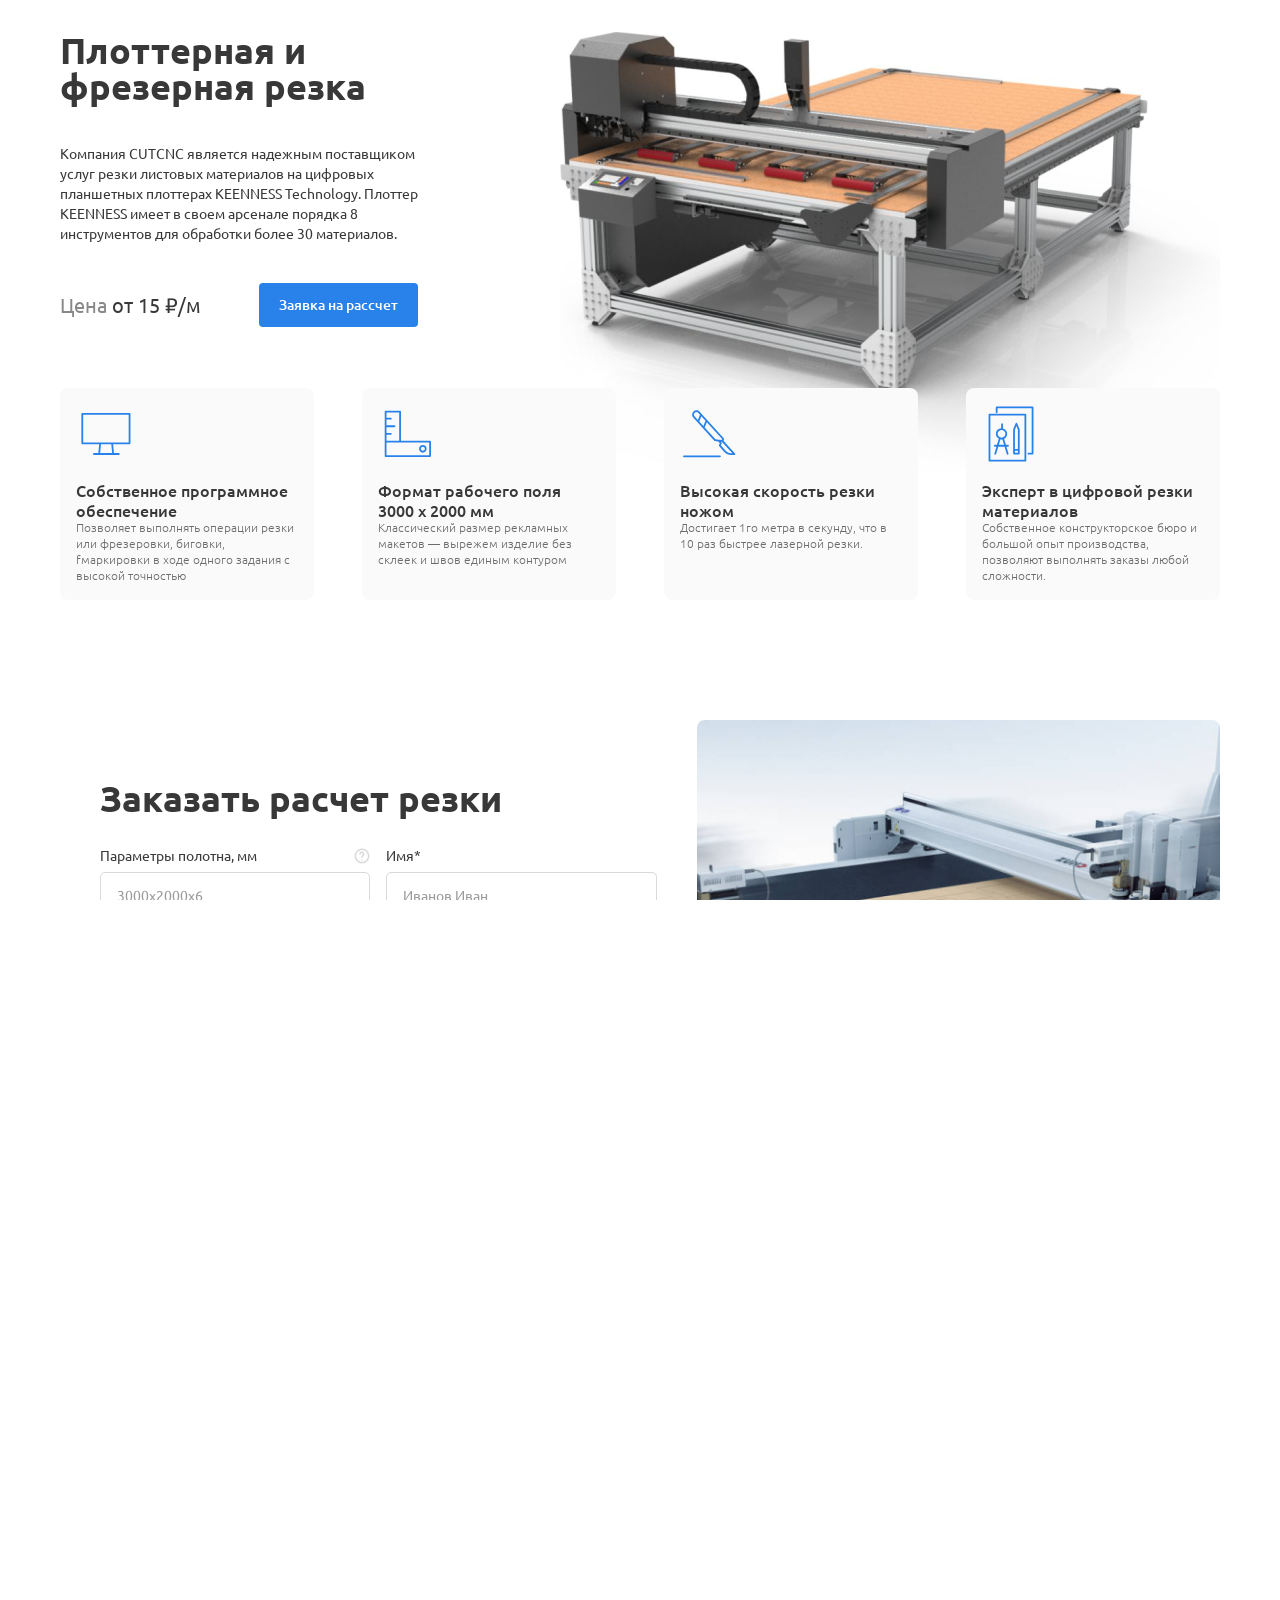
<file: index.html>
<!DOCTYPE html>
<html lang="en">

<head>
    <meta charset="UTF-8">
    <meta name="viewport" content="width=device-width, initial-scale=1.0">
    <link rel="stylesheet" href="./css/reset.css">
    <link rel="stylesheet" href="./css/style.css">
    <link rel="stylesheet" href="./css/media.css">
    <link rel="stylesheet" href="./css/magnific-popup.css">
    <meta name="robots" content="noindex">
    <title>Document</title>
</head>

<body>
    <div class="wrapper">
        <div class="container">
            <main class="main">
                <section class="namePage">
                    <div class="namePage__body">
                        <div class="namePage__row">
                            <div class="namePage__desc">
                                <div class="namePage__title">
                                    <h1>Плоттерная и фрезерная резка</h1>
                                </div>
                                <div class="namePage__desc">
                                    <p>Компания CUTCNC является надежным поставщиком услуг резки листовых материалов на
                                        цифровых планшетных плоттерах KEENNESS Technology. Плоттер KEENNESS имеет в
                                        своем арсенале порядка 8 инструментов для обработки более 30 материалов.</p>
                                </div>
                                <div class="namePage__prices">
                                    <div class="namePage__prices__body">
                                        <div class="namePage__prices__row">
                                            <div class="namePage__price">
                                                <span>Цена</span>
                                                <span>от 15 ₽/м</span>
                                            </div>
                                            <div class="namePage__request">
                                                <a href="#">Заявка на рассчет</a>
                                            </div>
                                        </div>
                                    </div>
                                </div>
                            </div>
                            <div class="namePage__image">
                                <img src="./image/machine.png" alt="">
                            </div>
                        </div>
                    </div>
                </section>
                <div class="advantages">
                    <div class="advantages__body">
                        <div class="advantages__row">
                            <div class="advantages__col">
                                <div class="advantages__col__row">
                                    <div class="advantages__col__img">
                                        <img src="./image/advantages/1.svg" alt="">
                                    </div>
                                    <div class="advantages__col__box">
                                        <div class="advantages__col__title">
                                            <h2>Собственное программное обеспечение</h2>
                                        </div>
                                        <div class="advantages__col__desc">
                                            <p>Позволяет выполнять операции резки или фрезеровки, биговки,
                                                fмаркировки в ходе одного задания с высокой
                                                точностью</p>
                                        </div>
                                    </div>
                                </div>
                            </div>
                            <div class="advantages__col">
                                <div class="advantages__col__row">
                                    <div class="advantages__col__img">
                                        <img src="./image/advantages/3.svg" alt="">
                                    </div>
                                    <div class="advantages__col__box">
                                        <div class="advantages__col__title">
                                            <h2>Формат рабочего поля
                                                3000 х 2000 мм</h2>
                                        </div>
                                        <div class="advantages__col__desc">
                                            <p>Классический размер рекламных макетов
                                                — вырежем изделие без склеек и швов единым контуром</p>
                                        </div>
                                    </div>
                                </div>
                            </div>
                            <div class="advantages__col">
                                <div class="advantages__col__row">
                                    <div class="advantages__col__img">
                                        <img src="./image/advantages/2.svg" alt="">
                                    </div>
                                    <div class="advantages__col__box">

                                        <div class="advantages__col__title">
                                            <h2>Высокая скорость
                                                резки ножом</h2>
                                        </div>
                                        <div class="advantages__col__desc">
                                            <p>Достигает 1го метра в секунду, что в 10 раз быстрее лазерной резки.</p>
                                        </div>
                                    </div>
                                </div>
                            </div>
                            <div class="advantages__col">
                                <div class="advantages__col__row">
                                    <div class="advantages__col__img">
                                        <img src="./image/advantages/4.svg" alt="">
                                    </div>
                                    <div class="advantages__col__box">

                                        <div class="advantages__col__title">
                                            <h2>Эксперт в цифровой
                                                резки материалов</h2>
                                        </div>
                                        <div class="advantages__col__desc">
                                            <p>Собственное конструкторское бюро и большой опыт производства, позволяют
                                                выполнять заказы любой сложности.</p>
                                        </div>
                                    </div>
                                </div>
                            </div>
                        </div>
                    </div>
                </div>
                <section class="form">
                    <div class="form__body">
                        <div class="form__row">
                            <form class="shape" id="add-form" action="#" enctype="multipart/form-data">
                                <div class="shape__body">
                                    <div class="shape__title">
                                        <h2>Заказать расчет резки</h2>
                                    </div>
                                    <div class="shape__row">
                                        <div class="shape__col__left">
                                            <div class="shape__col__box">
                                                <div class="shape__label__item">
                                                    <label for="parameter">Параметры полотна, мм</label>
                                                    <span class="shape__quest"><img src="./image/quest.svg" alt=""></span>
                                                    <div class="shape__survey"> <p>
                                                        Чтобы добавить опрос, 
                                                        удалите текст
                                                    </p> </div>
                                                </div>
                                                <input type="text" id="parameter" name="parameter"
                                                    placeholder="3000х2000х6">
                                            </div>
                                            <div class="shape__col__box">
                                                <div class="shape__label__item">
                                                    <label for="material">Материал полотна</label>
                                                    <span class="shape__quest"><img src="./image/quest.svg" alt=""></span>
                                                    <div class="shape__survey"> <p>
                                                        Чтобы добавить опрос, 
                                                        удалите текст
                                                    </p> </div>
                                                </div>
                                                <div class="dropdown">
                                                    <div class="dropdown__button">Гофрокартон</div>
                                                    <ul class="dropdown__list">
                                                        <li class="dropdown__list-item" data-value="perepletenaiKarton">
                                                            Переплетный картон</li>
                                                        <li class="dropdown__list-item" data-value="penokarton">
                                                            Пенокартон</li>
                                                        <li class="dropdown__list-item" data-value="sotovaiKarton">
                                                            Сотовой картон </li>
                                                        <li class="dropdown__list-item" data-value="plastikPVX">Пластик
                                                            ПВХ</li>
                                                        <li class="dropdown__list-item"
                                                            data-value="sotovaiPolipropilen">Сотовый полипропилен</li>
                                                        <li class="dropdown__list-item" data-value="rezkaPVX">Резка ПВХ
                                                        </li>
                                                    </ul>
                                                    <input type="text" name="select-category" value=""
                                                        class="dropdown__input__hidden">
                                                </div>
                                            </div>
                                            <div class="shape__col__box">
                                                <label class="input-file"> Прикрепить макет
                                                    <input class="file" type="file" name="file">
                                                    <span class="input-file-btn">Выберите файл</span>
                                                </label>
                                            </div>
                                        </div>
                                        <div class="shape__col__right">

                                            <div class="shape__col__box">
                                                <div class="label-wrapper">
                                                    <label for="nameClient">Имя*</label> <span
                                                        class="error__message">Обязательное поле</span>
                                                        
                                                </div>
                                                <input type="text" id="nameClient" name="nameClient" class="input-field" data-min-length="2"
                                                    pattern="^[a-zA-Zа-яА-Я\s]+$"
                                                    title="Пожалуйста, используйте только буквы"
                                                    placeholder="Иванов Иван">
                                            </div>
                                            <div class="shape__col__box">
                                                <div class="label-wrapper">
                                                    <label for="nameClient">Телефон*</label> <span
                                                        class="error__message">Обязательное поле</span>
                                                        
                                                </div>
                                                <input type="text" id="phoneClient" name="phoneClient"
                                                    class="input-field" pattern="^[0-9]+$"
                                                    title="Пожалуйста, введите только цифры"
                                                    placeholder="+7 (963) 000 - 00 - 00">
                                            </div>
                                            <div class="shape__col__box">
                                                <div class="label-wrapper">
                                                    <label for="nameClient">E-mail*</label> <span
                                                        class="error__message">Обязательное поле</span>
                                                        
                                                </div>
                                                <input type="email" id="emailClient" name="emailClient"
                                                    class="input-field" placeholder="example@mail.ru"   pattern="[a-zA-Z0-9._%+-]+@[a-zA-Z0-9.-]+\.[a-zA-Z]{2,}"
                                                    title="Введите правильный адрес электронной почты"> 
                                            </div>
                                        </div>
                                    </div>
                                    <div class="form__btn">
                                        <div class="form__btn__row">

                                            <button class="shapeBtn" id="shapeBtn" type="submit">Отправить</button>

                                            <div class="confidentiality">
                                                <p>Нажав кнопку «Отправить», вы принимаете <a href="#">политику
                                                        конфиденциальности</a> компании</p>
                                            </div>
                                        </div>
                                    </div>
                                </div>
                            </form>
                            <div class="form__image">
                                <img src="./image/form/formImage.png" alt="">
                            </div>
                        </div>
                    </div>
                </section>
                <section class="materials">
                    <div class="materials__body">
                        <div class="materials__title">
                            <h2>Наше оборудование</h2>
                        </div>
                        <div class="materials__row">
                            <div class="materials__col">
                                <div class="materials__col__row">
                                    <div class="materials__col__img">
                                        <img src="./image/material/1.png" alt="">
                                    </div>
                                    <div class="materials__col__title">
                                        <h4>Гофрокартон</h4>
                                    </div>
                                </div>
                            </div>
                            <div class="materials__col">
                                <div class="materials__col__row">
                                    <div class="materials__col__img">
                                        <img src="./image/material/2.png" alt="">
                                    </div>
                                    <div class="materials__col__title">
                                        <h4>Гофрокартон</h4>
                                    </div>
                                </div>
                            </div>
                            <div class="materials__col">
                                <div class="materials__col__row">
                                    <div class="materials__col__img">
                                        <img src="./image/material/3.png" alt="">
                                    </div>
                                    <div class="materials__col__title">
                                        <h4>Гофрокартон</h4>
                                    </div>
                                </div>
                            </div>
                            <div class="materials__col">
                                <div class="materials__col__row">
                                    <div class="materials__col__img">
                                        <img src="./image/material/4.png" alt="">
                                    </div>
                                    <div class="materials__col__title">
                                        <h4>Гофрокартон</h4>
                                    </div>
                                </div>
                            </div>
                            <div class="materials__col">
                                <div class="materials__col__row">
                                    <div class="materials__col__img">
                                        <img src="./image/material/5.png" alt="">
                                    </div>
                                    <div class="materials__col__title">
                                        <h4>Гофрокартон</h4>
                                    </div>
                                </div>
                            </div>
                            <div class="materials__col">
                                <div class="materials__col__row">
                                    <div class="materials__col__img">
                                        <img src="./image/material/6.png" alt="">
                                    </div>
                                    <div class="materials__col__title">
                                        <h4>Гофрокартон</h4>
                                    </div>
                                </div>
                            </div>

                            <div class="materials__col">
                                <div class="materials__col__row">
                                    <div class="materials__col__img">
                                        <img src="./image/material/7.png" alt="">
                                    </div>
                                    <div class="materials__col__title">
                                        <h4>Гофрокартон</h4>
                                    </div>
                                </div>
                            </div>
                            <div class="materials__col">
                                <div class="materials__col__row">
                                    <div class="materials__col__img">
                                        <img src="./image/material/8.png" alt="">
                                    </div>
                                    <div class="materials__col__title">
                                        <h4>Гофрокартон</h4>
                                    </div>
                                </div>
                            </div>
                            <div class="materials__col">
                                <div class="materials__col__row">
                                    <div class="materials__col__img">
                                        <img src="./image/material/9.png" alt="">
                                    </div>
                                    <div class="materials__col__title">
                                        <h4>Гофрокартон</h4>
                                    </div>
                                </div>
                            </div>
                            <div class="materials__col">
                                <div class="materials__col__row">
                                    <div class="materials__col__img">
                                        <img src="./image/material/10.png" alt="">
                                    </div>
                                    <div class="materials__col__title">
                                        <h4>Гофрокартон</h4>
                                    </div>
                                </div>
                            </div>
                            <div class="materials__col">
                                <div class="materials__col__row">
                                    <div class="materials__col__img">
                                        <img src="./image/material/11.png" alt="">
                                    </div>
                                    <div class="materials__col__title">
                                        <h4>Гофрокартон</h4>
                                    </div>
                                </div>
                            </div>
                            <div class="materials__col">
                                <div class="materials__col__row">
                                    <div class="materials__col__img">
                                        <img src="./image/material/12.png" alt="">
                                    </div>
                                    <div class="materials__col__title">
                                        <h4>Гофрокартон</h4>
                                    </div>
                                </div>
                            </div>
                        </div>
                    </div>
                </section>
                <section class="machine">
                    <div class="machine__body">
                        <div class="machine__title">
                            <h2>Наше оборудование</h2>
                        </div>
                        <div class="machine__row">
                            <div class="machine__left__box">
                                <div class="machine__left__row">
                                    <div class="machine__left__col">
                                        <div class="machine__left__col__row">
                                            <div class="machine__left__title">
                                                <h4>4 инструмента одновременно</h4>
                                            </div>
                                            <div class="machine__left__desc">
                                                <p>На плоттере установлены: нож, биговочное колесо, фреза и маркер. При
                                                    обработке материала смена рабочего инструмента происходит программой
                                                    автоматически.</p>
                                            </div>
                                        </div>
                                    </div>
                                    <div class="machine__left__col">
                                        <div class="machine__left__col__row">
                                            <div class="machine__left__title">
                                                <h4>Автоматические прижимы материала</h4>
                                            </div>
                                            <div class="machine__left__desc">
                                                <p>Оригинальный механизм фиксации материала на столе по двум осям.
                                                    Является альтернативой вакуумному прижиму. Только без шума и
                                                    дополнительных расходных материалов.</p>
                                            </div>
                                        </div>
                                    </div>
                                    <div class="machine__left__col">
                                        <div class="machine__left__col__row">
                                            <div class="machine__left__title">
                                                <h4>Нож флюгерного типа со сменными лезвиями</h4>
                                            </div>
                                            <div class="machine__left__desc">
                                                <p>Трапецевидное лезвие с двумя рабочими сторонами. Режет материалы
                                                    толщиной от 0,2 до 20 мм. Одного лезвия хватает на 1000 метров
                                                    погонных. Средняя стоимость лезвия 20 руб.</p>
                                            </div>
                                        </div>
                                    </div>
                                    <div class="machine__left__col">
                                        <div class="machine__left__col__row">
                                            <div class="machine__left__title">
                                                <h4>Высокая скорость и точность резки</h4>
                                            </div>
                                            <div class="machine__left__desc">
                                                <p>Рабочая скорость резки до 50 метров в минуту. Точность
                                                    позиционирования инструментов - 0,3 миллиметра.</p>
                                            </div>
                                        </div>
                                    </div>
                                    <div class="machine__left__col">
                                        <div class="machine__left__col__row">
                                            <div class="machine__left__title">
                                                <h4>Программа оптимизации резки</h4>
                                            </div>
                                            <div class="machine__left__desc">
                                                <p>Специальное ПО с комплексом инструментов для оптимизации макетов и
                                                    ускорения процесса резки. Разработка Keenness Technology.</p>
                                            </div>
                                        </div>
                                    </div>
                                    <div class="machine__left__col">
                                        <div class="machine__left__col__row">
                                            <div class="machine__left__title">
                                                <h4>Автономное управление</h4>
                                            </div>
                                            <div class="machine__left__desc">
                                                <p>Специальное ПО с комплексом инструментов для оптимизации макетов и
                                                    ускорения процесса резки. Разработка Keenness Technology.</p>
                                            </div>
                                        </div>
                                    </div>
                                    <div class="machine__left__col">
                                        <div class="machine__left__col__row">
                                            <div class="machine__left__title">
                                                <h4>Модульная конструкция</h4>
                                            </div>
                                            <div class="machine__left__desc">
                                                <p>Плоттер Keenness обеспечен встроенным пультом управления. Программы
                                                    резки запускаются с USB флешки без подключения компьютера.</p>
                                            </div>
                                        </div>
                                    </div>
                                </div>
                            </div>
                            <div class="machine__right__box">
                                <div class="machine__right__img">
                                    <img src="./image/mashine/1.png" alt="">
                                    <div class="machine__video__block">
                                        <a class="video__popup__link"
                                            href="https://www.youtube.com/watch?v=ET6Aga3OmZQ">
                                            <img src="./image/mashine/play.svg" alt="">
                                        </a>
                                    </div>
                                </div>
                            </div>
                        </div>
                    </div>
                </section>
                <section class="questions">
                    <div class="questions__body">
                        <div class="questions__title">
                            <h2>Заказать расчет резки</h2>
                        </div>
                        <div class="questions__row">
                            <div class="questions__col">
                                <div class="questions__col__row">
                                    <div class="questions__col__item">
                                        <div class="questions__col__title">
                                            <h4> Какой минимальный тираж я могу у вас заказать?</h4>
                                        </div>
                                        <div class="questions__col__btn">
                                            <span></span>
                                            <span></span>
                                            <!-- <img class="questions__col__btn__image" src="./image/let.svg" alt=""> -->
                                        </div>
                                    </div>
                                    <div class="questions__col__desc">
                                        <p class="questions__col__desc__text">
                                            Плоттер Keenness обеспечен встроенным пультом управления. Программы резки
                                            запускаются с USB флешки без подключения компьютера.Оригинальный механизм
                                            фиксации материала на столе по двум осям. Является альтернативой вакуумному
                                            прижиму. Только без шума и дополнительных расходных материалов.
                                            Трапецевидное лезвие с двумя рабочими сторонами. Режет материалы толщиной от
                                            0,2 до 20 мм. Одного лезвия хватает на 1000 метров погонных. Средняя
                                            стоимость лезвия 20 руб.

                                        </p>
                                    </div>
                                </div>
                            </div>
                            <div class="questions__col">
                                <div class="questions__col__row">
                                    <div class="questions__col__item">
                                        <div class="questions__col__title">
                                            <h4> Как срочно вы можете сделать +100500 штук изделий?</h4>
                                        </div>
                                        <div class="questions__col__btn">
                                            <span></span>
                                            <span></span>
                                            <!-- <img class="questions__col__btn__image" src="./image/let.svg" alt=""> -->
                                        </div>
                                    </div>
                                    <div class="questions__col__desc">
                                        <p class="questions__col__desc__text">
                                            Плоттер Keenness обеспечен встроенным пультом управления. Программы резки
                                            запускаются с USB флешки без подключения компьютера.Оригинальный механизм
                                            фиксации материала на столе по двум осям. Является альтернативой вакуумному

                                        </p>
                                    </div>
                                </div>
                            </div>
                            <div class="questions__col">
                                <div class="questions__col__row">
                                    <div class="questions__col__item">
                                        <div class="questions__col__title">
                                            <h4> Вы продаете материалы для резки?</h4>
                                        </div>
                                        <div class="questions__col__btn">
                                            <span></span>
                                            <span></span>
                                            <!-- <img class="questions__col__btn__image" src="./image/let.svg" alt=""> -->
                                        </div>
                                    </div>
                                    <div class="questions__col__desc">
                                        <p class="questions__col__desc__text">
                                            Плоттер Keenness обеспечен встроенным пультом управления. Программы резки
                                            запускаются с USB флешки без подключения компьютера.Оригинальный механизм
                                            фиксации материала на столе по двум осям. Является альтернативой вакуумному
                                            прижиму. Только без шума и дополнительных расходных материалов.
                                            Трапецевидное лезвие с двумя рабочими сторонами. Режет материалы толщиной от
                                            0,2 до 20 мм. Одного лезвия хватает на 1000 метров погонных. Средняя
                                            стоимость лезвия 20 руб.
                                            Специальное ПО с комплексом инструментов для оптимизации макетов и ускорения
                                            процесса резки. Разработка Keenness Technology. Плоттер Keenness обеспечен
                                            встроенным пультом управления. Программы резки запускаются с USB флешки без
                                            подключения компьютера.

                                            Плоттер Keenness в разборе состоит из отдельных узлов, а рама изготовлена из
                                            алюминия. Это позволяет заносить их в стандартные дверные проемы без
                                            использования спецтехники.
                                        </p>
                                    </div>
                                </div>
                            </div>
                            <div class="questions__col">
                                <div class="questions__col__row">
                                    <div class="questions__col__item">
                                        <div class="questions__col__title">
                                            <h4>Вы делает доставку по России?</h4>
                                        </div>
                                        <div class="questions__col__btn">
                                            <span></span>
                                            <span></span>
                                            <!-- <img class="questions__col__btn__image" src="./image/let.svg" alt=""> -->
                                        </div>
                                    </div>
                                    <div class="questions__col__desc">
                                        <p class="questions__col__desc__text">
                                            Плоттер Keenness обеспечен встроенным пультом управления. Программы резки
                                            запускаются с USB флешки без подключения компьютера.Оригинальный механизм
                                            фиксации материала на столе по двум осям. Является альтернативой вакуумному
                                            прижиму. Только без шума и дополнительных расходных материалов.
                                            Трапецевидное лезвие с двумя рабочими сторонами. Режет материалы толщиной от
                                            0,2 до 20 мм. Одного лезвия хватает на 1000 метров погонных. Средняя
                                            стоимость лезвия 20 руб.
                                            Специальное ПО с комплексом инструментов для оптимизации макетов и ускорения
                                            процесса резки. Разработка Keenness Technology. Плоттер Keenness обеспечен
                                            встроенным пультом управления. Программы резки запускаются с USB флешки без
                                            подключения компьютера.

                                            Плоттер Keenness в разборе состоит из отдельных узлов, а рама изготовлена из
                                            алюминия. Это позволяет заносить их в стандартные дверные проемы без
                                            использования спецтехники.
                                        </p>
                                    </div>
                                </div>
                            </div>
                            <div class="questions__col">
                                <div class="questions__col__row">
                                    <div class="questions__col__item">
                                        <div class="questions__col__title">
                                            <h4> Как стать вашим представителем в своем городе?</h4>
                                        </div>
                                        <div class="questions__col__btn">
                                            <span></span>
                                            <span></span>
                                            <!-- <img class="questions__col__btn__image" src="./image/let.svg" alt=""> -->
                                        </div>
                                    </div>
                                    <div class="questions__col__desc">
                                        <p class="questions__col__desc__text">
                                            Плоттер Keenness обеспечен встроенным пультом управления. Программы резки
                                            запускаются с USB флешки без подключения компьютера.Оригинальный механизм
                                            фиксации материала на столе по двум осям. Является альтернативой вакуумному
                                            прижиму. Только без шума и дополнительных расходных материалов.
                                            Трапецевидное лезвие с двумя рабочими сторонами. Режет материалы толщиной от
                                            0,2 до 20 мм. Одного лезвия хватает на 1000 метров погонных. Средняя
                                            стоимость лезвия 20 руб.
                                            Специальное ПО с комплексом инструментов для оптимизации макетов и ускорения
                                            процесса резки. Разработка Keenness Technology. Плоттер Keenness обеспечен
                                            встроенным пультом управления. Программы резки запускаются с USB флешки без
                                            подключения компьютера.

                                            Плоттер Keenness в разборе состоит из отдельных узлов, а рама изготовлена из
                                            алюминия. Это позволяет заносить их в стандартные дверные проемы без
                                            использования спецтехники.
                                        </p>
                                    </div>
                                </div>
                            </div>
                            <div class="questions__col">
                                <div class="questions__col__row">
                                    <div class="questions__col__item">
                                        <div class="questions__col__title">
                                            <h4> Какие материалы можно резать на плоттере?</h4>
                                        </div>
                                        <div class="questions__col__btn">
                                            <span></span>
                                            <span></span>
                                            <!-- <img class="questions__col__btn__image" src="./image/let.svg" alt=""> -->
                                        </div>
                                    </div>
                                    <div class="questions__col__desc">
                                        <p class="questions__col__desc__text">
                                            Плоттер Keenness обеспечен встроенным пультом управления. Программы резки
                                            запускаются с USB флешки без подключения компьютера.Оригинальный механизм
                                            фиксации материала на столе по двум осям. Является альтернативой вакуумному
                                            прижиму. Только без шума и дополнительных расходных материалов.
                                            Трапецевидное лезвие с двумя рабочими сторонами. Режет материалы толщиной от
                                            0,2 до 20 мм. Одного лезвия хватает на 1000 метров погонных. Средняя
                                            стоимость лезвия 20 руб.
                                            Специальное ПО с комплексом инструментов для оптимизации макетов и ускорения
                                            процесса резки. Разработка Keenness Technology. Плоттер Keenness обеспечен
                                            встроенным пультом управления. Программы резки запускаются с USB флешки без
                                            подключения компьютера.

                                            Плоттер Keenness в разборе состоит из отдельных узлов, а рама изготовлена из
                                            алюминия. Это позволяет заносить их в стандартные дверные проемы без
                                            использования спецтехники.
                                        </p>
                                    </div>
                                </div>
                            </div>
                        </div>
                    </div>
                </section>
            </main>
        </div>
    </div>
    <!-- jQuery 1.7.2+ or Zepto.js 1.0+ -->
    <script src="//ajax.googleapis.com/ajax/libs/jquery/1.9.1/jquery.min.js"></script>
    <script src="./js/jquery.magnific-popup.min.js"></script>
    <script src="./js/main.js"></script>
</body>

</html>
</file>
<file: css/style.css>
@import url("https://fonts.googleapis.com/css2?family=PT+Sans&family=Ubuntu:wght@300;400;500;700&display=swap");
.none {
  display: none;
}

.error .input-field {
  border: 1.5px solid #FF2B06 !important;
}

.margin {
  margin-top: 0px !important;
  -webkit-transition: margin-top 0.6s ease-in-out;
  transition: margin-top 0.6s ease-in-out;
}

.notMargin {
  margin-top: -293px !important;
  -webkit-transition: margin-top 2s ease-in-out;
  transition: margin-top 2s ease-in-out;
}

.rorate {
  -webkit-transform: rotate(45deg);
          transform: rotate(45deg);
}

.label-wrapper {
  display: -webkit-box;
  display: -ms-flexbox;
  display: flex;
  -webkit-box-align: center;
      -ms-flex-align: center;
          align-items: center;
  -webkit-box-pack: justify;
      -ms-flex-pack: justify;
          justify-content: space-between;
  position: relative;
}
.label-wrapper span {
  color: #FF2B06;
  text-align: right;
  font-size: 14px;
  font-weight: 400;
  line-height: 114%;
  margin-bottom: 8px;
}

.error__message {
  display: none;
}

.active {
  display: block;
}

.container {
  max-width: 1190px;
  margin: 0 auto;
  padding: 0 15px;
}

.namePage {
  color: #383838;
  font-style: normal;
}
.namePage__row {
  margin-top: 32px;
  display: -webkit-box;
  display: -ms-flexbox;
  display: flex;
  -ms-flex-wrap: wrap;
      flex-wrap: wrap;
  -webkit-column-gap: 140px;
     -moz-column-gap: 140px;
          column-gap: 140px;
}
.namePage__desc {
  max-width: 360px;
  width: 100%;
}
.namePage__title {
  margin-bottom: 40px;
}
.namePage__title h1 {
  font-size: 36px;
  font-weight: 700;
  line-height: 100%;
}
.namePage__desc {
  margin-bottom: 40px;
}
.namePage__desc p {
  font-size: 14px;
  font-weight: 400;
  line-height: 142%;
}
.namePage__prices__row {
  display: -webkit-box;
  display: -ms-flexbox;
  display: flex;
  -webkit-column-gap: 57px;
     -moz-column-gap: 57px;
          column-gap: 57px;
  -webkit-box-align: center;
      -ms-flex-align: center;
          align-items: center;
}
.namePage__price {
  max-width: 142px;
  width: 100%;
  font-size: 20px;
  line-height: 120%;
  font-weight: 400;
}
.namePage__price span:first-child {
  color: #888;
}
.namePage__price span:last-child {
  color: #383838;
}
.namePage__request {
  border-radius: 4px;
  background: #2982E9;
}
.namePage__request a {
  display: inline-block;
  color: #FFF;
  font-size: 14px;
  font-weight: 500;
  line-height: 142%;
  padding: 12px 20px;
}

.advantages {
  margin-top: -84px;
  margin-bottom: 120px;
}
.advantages__row {
  display: -webkit-box;
  display: -ms-flexbox;
  display: flex;
  -webkit-column-gap: 48px;
     -moz-column-gap: 48px;
          column-gap: 48px;
}
.advantages__col {
  width: 100%;
  padding: 16px;
  border-radius: 8px;
  background: #FAFAFA;
  -webkit-box-flex: 0;
      -ms-flex: 0 1 25%;
          flex: 0 1 25%;
}
.advantages__col__row {
  display: -webkit-box;
  display: -ms-flexbox;
  display: flex;
  -webkit-box-orient: vertical;
  -webkit-box-direction: normal;
      -ms-flex-direction: column;
          flex-direction: column;
  -webkit-box-pack: center;
      -ms-flex-pack: center;
          justify-content: center;
  -webkit-box-align: start;
      -ms-flex-align: start;
          align-items: flex-start;
  row-gap: 16px;
  -ms-flex-wrap: wrap;
      flex-wrap: wrap;
}
.advantages__col__title {
  min-height: 40px;
}
.advantages__col__title h2 {
  color: #383838;
  font-size: 16px;
  font-weight: 500;
  line-height: 125%;
}
.advantages__col__desc {
  max-width: 246px;
  width: 100%;
  min-height: 48px;
  height: 100%;
}
.advantages__col__desc p {
  color: #6B6B6B;
  font-size: 12px;
  font-weight: 300;
  line-height: 133%;
}

.form {
  margin-bottom: 120px;
}
.form__row {
  display: -webkit-box;
  display: -ms-flexbox;
  display: flex;
  -webkit-column-gap: 40px;
     -moz-column-gap: 40px;
          column-gap: 40px;
}
.form form {
  margin-top: 60px;
}
.form form .shape {
  max-width: 668px;
  width: 100%;
}
.form form .shape__body {
  margin-left: 40px;
}
.form form .shape__title {
  width: 100%;
  margin-bottom: 32px;
}
.form form .shape__title h2 {
  color: #383838;
  font-size: 36px;
  font-weight: 700;
  line-height: 100%;
}
.form form .shape__row {
  display: -webkit-box;
  display: -ms-flexbox;
  display: flex;
  -webkit-column-gap: 16px;
     -moz-column-gap: 16px;
          column-gap: 16px;
}
.form form .shape__col__box {
  display: -webkit-box;
  display: -ms-flexbox;
  display: flex;
  -webkit-box-orient: vertical;
  -webkit-box-direction: normal;
      -ms-flex-direction: column;
          flex-direction: column;
  position: relative;
}
.form form .shape__col__box {
  margin-bottom: 16px;
}
.form form .shape__label__item {
  display: -webkit-box;
  display: -ms-flexbox;
  display: flex;
  -webkit-box-pack: justify;
      -ms-flex-pack: justify;
          justify-content: space-between;
}
.form form .shape__survey {
  position: absolute;
  top: -31px;
  left: 69px;
  right: 26px;
  border-radius: 5px;
  border: 2px solid #383838;
  background: #383838;
  -webkit-box-shadow: 0px 0px 20px 0px rgba(0, 0, 0, 0.25);
          box-shadow: 0px 0px 20px 0px rgba(0, 0, 0, 0.25);
  padding: 8px;
  z-index: 1;
}
.form form .shape__survey p {
  color: #FFF;
  font-size: 12px;
  font-weight: 400;
  line-height: 133%;
}
.form form .shape__survey ::after {
  content: "";
  position: absolute;
  top: 33px;
  height: 30px;
  width: 34px;
  background: url(../image/poly.svg);
  background-repeat: no-repeat;
  -webkit-transform: rotate(228deg);
          transform: rotate(228deg);
  right: -18px;
}
.form form label {
  color: #383838;
  font-size: 14px;
  font-weight: 400;
  line-height: 114%;
  margin-bottom: 8px;
}
.form form input[type=text],
.form form input[type=email] {
  width: 100%;
  height: 44px;
  padding: 0px 16px;
  border-radius: 5px;
  border: 1.5px solid #D9D9D9;
}
.form form input[type=text]:hover {
  border: 1.5px solid #2982E9;
}
.form form input[type=email]:hover {
  border: 1.5px solid #2982E9;
}
.form form input::-webkit-input-placeholder {
  color: #383838;
  font-size: 14px;
  font-weight: 400;
  line-height: 142%;
  opacity: 0.5;
}
.form form input::-moz-placeholder {
  color: #383838;
  font-size: 14px;
  font-weight: 400;
  line-height: 142%;
  opacity: 0.5;
}
.form form input:-ms-input-placeholder {
  color: #383838;
  font-size: 14px;
  font-weight: 400;
  line-height: 142%;
  opacity: 0.5;
}
.form form input::-ms-input-placeholder {
  color: #383838;
  font-size: 14px;
  font-weight: 400;
  line-height: 142%;
  opacity: 0.5;
}
.form form input::placeholder {
  color: #383838;
  font-size: 14px;
  font-weight: 400;
  line-height: 142%;
  opacity: 0.5;
}
.form form .material {
  width: 100%;
  height: 44px;
  padding: 0px 16px;
  border-radius: 5px;
  border: 1.5px solid #D9D9D9;
}
.form form .form__btn__row {
  display: -webkit-box;
  display: -ms-flexbox;
  display: flex;
  -webkit-column-gap: 16px;
     -moz-column-gap: 16px;
          column-gap: 16px;
  -webkit-box-align: center;
      -ms-flex-align: center;
          align-items: center;
}
.form form .form__btn .shapeBtn {
  border-radius: 4px;
  background: #2982E9;
  display: -webkit-box;
  display: -ms-flexbox;
  display: flex;
  -webkit-box-pack: center;
      -ms-flex-pack: center;
          justify-content: center;
  -webkit-box-align: center;
      -ms-flex-align: center;
          align-items: center;
  max-width: 250px;
  width: 100%;
  height: 44px;
  color: #FFF;
  font-size: 14px;
  font-weight: 500;
  line-height: 142%;
}
.form form .form__btn .confidentiality {
  width: 100%;
}
.form form .form__btn .confidentiality p {
  color: #383838;
  font-size: 12px;
  font-weight: 400;
  line-height: 133%;
  opacity: 0.5;
}
.form form .form__btn .confidentiality p a {
  text-decoration: underline;
  color: #383838;
}
.form form .input-file {
  position: relative;
  display: -webkit-box;
  display: -ms-flexbox;
  display: flex;
  -webkit-box-orient: vertical;
  -webkit-box-direction: normal;
      -ms-flex-direction: column;
          flex-direction: column;
  margin-top: -13px;
}
.form form .input-file-btn {
  position: relative;
  display: inline-block;
  cursor: pointer;
  outline: none;
  text-decoration: none;
  border-radius: 4px;
  background: #A8A8A8;
  padding: 9px 24px;
  border: none;
  margin: 0;
  color: #FFF;
  font-size: 12px;
  font-weight: 500;
  line-height: 116%;
  max-width: 140px;
  width: 100%;
  margin-top: 14px;
}
.form form .input-file-text {
  padding: 0 10px;
  line-height: 40px;
  display: inline-block;
}
.form form .input-file input[type=file] {
  position: absolute;
  z-index: -1;
  opacity: 0;
  display: block;
  width: 0;
  height: 0;
  border-radius: 4px;
}
.form form #parameter #material {
  margin-bottom: 8px;
}
.form .form__image img {
  border-radius: 8px;
}

.materials {
  margin-bottom: 148px;
}
.materials__row {
  display: -webkit-box;
  display: -ms-flexbox;
  display: flex;
  -ms-flex-wrap: wrap;
      flex-wrap: wrap;
  -webkit-column-gap: 16px;
     -moz-column-gap: 16px;
          column-gap: 16px;
  row-gap: 52px;
}
.materials__col {
  max-width: 278px;
  width: 100%;
  max-height: 212px;
  height: 100%;
}
.materials__title {
  max-width: 572px;
  width: 100%;
  margin-bottom: 32px;
}
.materials__title h2 {
  color: #383838;
  font-size: 36px;
  font-weight: 700;
  line-height: 100%;
}
.materials__col__img {
  margin-bottom: 10px;
}
.materials__col__img img {
  border-radius: 8px;
}
.materials__col__title {
  max-width: 278px;
  width: 100%;
}
.materials__col__title h4 {
  color: #383838;
  font-size: 16px;
  font-weight: 500;
  line-height: 125%;
}

.machine__title {
  max-width: 572px;
  width: 100%;
  margin-bottom: 32px;
}
.machine__title h2 {
  color: #383838;
  font-size: 36px;
  font-weight: 700;
  line-height: 100%;
}
.machine__row {
  display: -webkit-box;
  display: -ms-flexbox;
  display: flex;
  -webkit-column-gap: 40px;
     -moz-column-gap: 40px;
          column-gap: 40px;
}
.machine__left__box {
  width: 100%;
}
.machine__left__col__row {
  display: -webkit-box;
  display: -ms-flexbox;
  display: flex;
  -webkit-column-gap: 16px;
     -moz-column-gap: 16px;
          column-gap: 16px;
}
.machine__left__col {
  margin-bottom: 16px;
}
.machine__left__title {
  max-width: 110px;
  width: 100%;
}
.machine__left__title h4 {
  color: #6B6B6B;
  font-size: 12px;
  font-weight: 400;
  line-height: 133%;
}
.machine__left__desc {
  width: 100%;
}
.machine__left__desc p {
  color: #0B0B0B;
  font-size: 12px;
  font-style: normal;
  font-weight: 400;
  line-height: 133%;
  min-height: 42px;
}
.machine__right__box {
  max-width: 560px;
  width: 100%;
  position: relative;
}
.machine__right__box img {
  width: 100%;
  height: 100%;
  border-radius: 8px;
}
.machine__video__block {
  width: 120px;
  height: 120px;
  position: absolute;
  top: 50%;
  left: 50%;
  -webkit-transform: translate(-50%, -50%);
          transform: translate(-50%, -50%);
}

.questions__col {
  position: relative;
}
.questions__col:before {
  position: absolute;
  top: -24px;
  content: "";
  width: 100%;
  height: 2px;
  background: #E7E7E7;
}
.questions__col:last-child::after {
  position: absolute;
  bottom: -24px;
  content: "";
  width: 100%;
  height: 2px;
  background: #E7E7E7;
}
.questions__body {
  max-width: 860px;
  width: 100%;
  margin-top: 112px;
}
.questions__col__row {
  display: -webkit-box;
  display: -ms-flexbox;
  display: flex;
  -webkit-box-orient: vertical;
  -webkit-box-direction: normal;
      -ms-flex-direction: column;
          flex-direction: column;
  margin-bottom: 49px;
}
.questions__col__item {
  display: -webkit-box;
  display: -ms-flexbox;
  display: flex;
  -webkit-box-align: center;
      -ms-flex-align: center;
          align-items: center;
  -webkit-box-pack: justify;
      -ms-flex-pack: justify;
          justify-content: space-between;
  margin-bottom: 24px;
}
.questions .questions__col__title {
  -webkit-box-flex: 1;
      -ms-flex: 1;
          flex: 1;
}
.questions .questions__col__title h4 {
  margin: 0;
}
.questions .questions__col__btn {
  width: 20px;
  height: 20px;
  cursor: pointer;
  position: relative;
  border: 2px solid #2982E9;
  border-radius: 50%;
  padding: 15px;
}
.questions .questions__col__btn span {
  position: absolute;
  width: 20px;
  height: 2px;
  background-color: #2982E9;
  top: 50%;
  left: 5px;
  top: 48%;
  left: 5;
}
.questions .questions__col__btn span::before {
  content: "";
  position: absolute;
  width: 20px;
  height: 2px;
  background-color: #2982E9;
  top: 50%;
  left: 0;
  -webkit-transform: translateY(-50%) rotate(-90deg);
          transform: translateY(-50%) rotate(-90deg);
}
.questions__title {
  max-width: 572px;
  width: 100%;
  margin-bottom: 57px;
}
.questions__title h2 {
  color: #383838;
  font-size: 36px;
  font-weight: 700;
  line-height: 100%;
}
.questions__col__title {
  max-width: 550px;
  width: 100%;
}
.questions__col__title h4 {
  color: #383838;
  font-size: 20px;
  font-weight: 500;
  line-height: 120%;
}
.questions__col__desc {
  max-width: 760px;
  width: 100%;
  overflow-y: hidden;
}
.questions__col__desc p {
  color: #0B0B0B;
  font-size: 12px;
  font-weight: 400;
  line-height: 133%;
  margin-top: -336px;
}

.none {
  display: none;
}

.dropdown__button {
  position: relative;
  display: block;
  width: 100%;
  text-align: left;
  height: 44px;
  background: #fff;
  border-radius: 5px;
  border: 1.5px solid #D9D9D9;
  padding: 12px 19px;
  color: #383838;
  font-family: "Ubuntu";
  font-size: 14px;
  font-style: normal;
  font-weight: 400;
  line-height: 142%;
  cursor: pointer;
  margin-bottom: 13.5px;
}

.dropdown {
  position: relative;
}

.dropdown__button:focus,
.dropdown__button--active {
  outline: none;
  background: #F0F0F0;
}

.dropdown__input__hidden {
  display: none;
}

.dropdown__button:hover {
  outline: none;
  border: 1.5px solid #2982E9;
}

.dropdown__button::after {
  content: "";
  position: absolute;
  width: 20px;
  height: 20px;
  top: 50%;
  right: 15px;
  -webkit-transform: translateY(-50%);
          transform: translateY(-50%);
  background-image: url("../image/form/arrow.svg");
  pointer-events: none;
}

.dropdown__list {
  display: none;
  position: absolute;
  left: 0;
  right: 0;
  margin: 0;
  padding: 0;
  list-style-type: none;
  -webkit-box-shadow: 0px 0px 10px 0px rgba(0, 0, 0, 0.3);
          box-shadow: 0px 0px 10px 0px rgba(0, 0, 0, 0.3);
  background: #fff;
  overflow: hidden;
  border-radius: 5px;
  border: 1.5px solid #D9D9D9;
  z-index: 1;
  background: #fff;
}

.dropdown__list-item {
  margin: 0;
  padding: 0;
  border: 1.5px solid #D9D9D9;
  border-bottom: 0;
  padding: 12px 16px;
  cursor: pointer;
  font-size: 14px;
}

.dropdown__list-item:first-child {
  border-radius: 3px 3px 0 0;
}

.dropdown__list-item:last-child {
  border-radius: 0px 0px 3px 3px;
  border: 1.5px solid #D9D9D9;
}

.dropdown__list-item:hover {
  color: #2982E9;
  background: #F0F0F0;
}

.active {
  display: block;
}
</file>
<file: css/media.css>
/* Add the transition property to the .namePage__row and .namePage__image elements */
@media (max-width: 1219px) {
  .namePage__row {
    -ms-flex-wrap: nowrap;
        flex-wrap: nowrap;
    -webkit-column-gap: 19px;
       -moz-column-gap: 19px;
            column-gap: 19px;
  }
  .namePage__image {
    margin-top: 46px;
  }
  * {
    -webkit-transition: all 0.3s ease;
    transition: all 0.3s ease;
  }
}
@media (max-width: 963px) {
  .namePage__image img {
    width: 100%;
  }
  .advantages {
    margin-top: 0px;
  }
  .advantages__row {
    -webkit-column-gap: 7px;
       -moz-column-gap: 7px;
            column-gap: 7px;
  }
  .form__image {
    display: none;
  }
  * {
    -webkit-transition: all 0.3s ease;
    transition: all 0.3s ease;
  }
}
@media (max-width: 768px) {
  .namePage__title h1 {
    font-size: 32px;
  }
  .advantages {
    margin-top: 0px;
  }
  .advantages__row {
    -ms-flex-wrap: wrap;
        flex-wrap: wrap;
  }
  .advantages__col__row {
    -webkit-box-orient: horizontal;
    -webkit-box-direction: normal;
        -ms-flex-direction: row;
            flex-direction: row;
    -ms-flex-wrap: nowrap;
        flex-wrap: nowrap;
    -webkit-column-gap: 16px;
       -moz-column-gap: 16px;
            column-gap: 16px;
  }
  .advantages__col {
    -webkit-box-flex: 0;
        -ms-flex: 0 1 48%;
            flex: 0 1 48%;
  }
  .advantages__col__box {
    max-width: 68%;
  }
  .advantages__col__img {
    width: 60px;
    height: 60px;
    margin-top: -13px;
  }
  .form__image {
    display: none;
  }
  .form .shape {
    max-width: 711px;
    width: 100%;
  }
  .form .shape__col__left {
    width: 100%;
  }
  .form .shape__col__right {
    width: 100%;
  }
  .form .shape__title h2 {
    font-size: 24px !important;
  }
  .materials__col {
    max-width: 169px;
  }
  .materials__title h2 {
    font-size: 24px !important;
  }
  .machine__right__box {
    max-width: none;
    width: 95% !important;
    margin-bottom: 24px;
  }
  .machine__row {
    -webkit-box-orient: vertical;
    -webkit-box-direction: reverse;
        -ms-flex-direction: column-reverse;
            flex-direction: column-reverse;
    -webkit-column-gap: 10px;
       -moz-column-gap: 10px;
            column-gap: 10px;
    width: 99%;
  }
  .machine__title h2 {
    font-size: 24px !important;
  }
  .machine .machine__left__desc {
    width: 79%;
  }
  .machine * {
    -webkit-transition: all 0.3s ease;
    transition: all 0.3s ease;
  }
  .namePage__request a {
    display: inline-block;
    padding: 14px 7px;
  }
  .questions__row {
    width: 100%;
  }
  .questions__title h2 {
    font-size: 24px !important;
  }
}
@media (max-width: 427px) {
  .container {
    padding: 0 11px !important;
  }
  .namePage__row {
    -ms-flex-wrap: wrap;
        flex-wrap: wrap;
    -webkit-column-gap: 19px;
       -moz-column-gap: 19px;
            column-gap: 19px;
  }
  .namePage__prices__row {
    -webkit-column-gap: 50px;
       -moz-column-gap: 50px;
            column-gap: 50px;
  }
  .shape__title h2 {
    font-size: 24px;
  }
  .machine__row {
    width: 100%;
  }
  .machine__left__box {
    width: 98%;
  }
  .advantages__row {
    -webkit-box-orient: vertical;
    -webkit-box-direction: normal;
        -ms-flex-direction: column;
            flex-direction: column;
    -webkit-column-gap: 68px;
       -moz-column-gap: 68px;
            column-gap: 68px;
  }
  .advantages * {
    -webkit-transition: all 0.3s ease;
    transition: all 0.3s ease;
  }
  .form .shape {
    width: 100%;
  }
  .form .shape__body {
    margin-left: 0px !important;
  }
  .form .shape__row {
    -webkit-box-orient: vertical;
    -webkit-box-direction: normal;
        -ms-flex-direction: column;
            flex-direction: column;
  }
  .form .shape .shapeBtn {
    max-width: none !important;
  }
  .form__btn__row {
    -webkit-box-orient: vertical;
    -webkit-box-direction: normal;
        -ms-flex-direction: column;
            flex-direction: column;
  }
  .form form .form__btn .shapeBtn {
    width: 100%;
    margin-bottom: 16px;
  }
  .questions__body {
    width: 96%;
  }
  .materials__row {
    margin-left: 11px;
  }
  .materials__col {
    max-width: 47%;
  }
}
@media (max-width: 320px) {
  .materials__row {
    margin-left: 11px;
  }
  .materials__col {
    max-width: 100%;
  }
}
</file>
